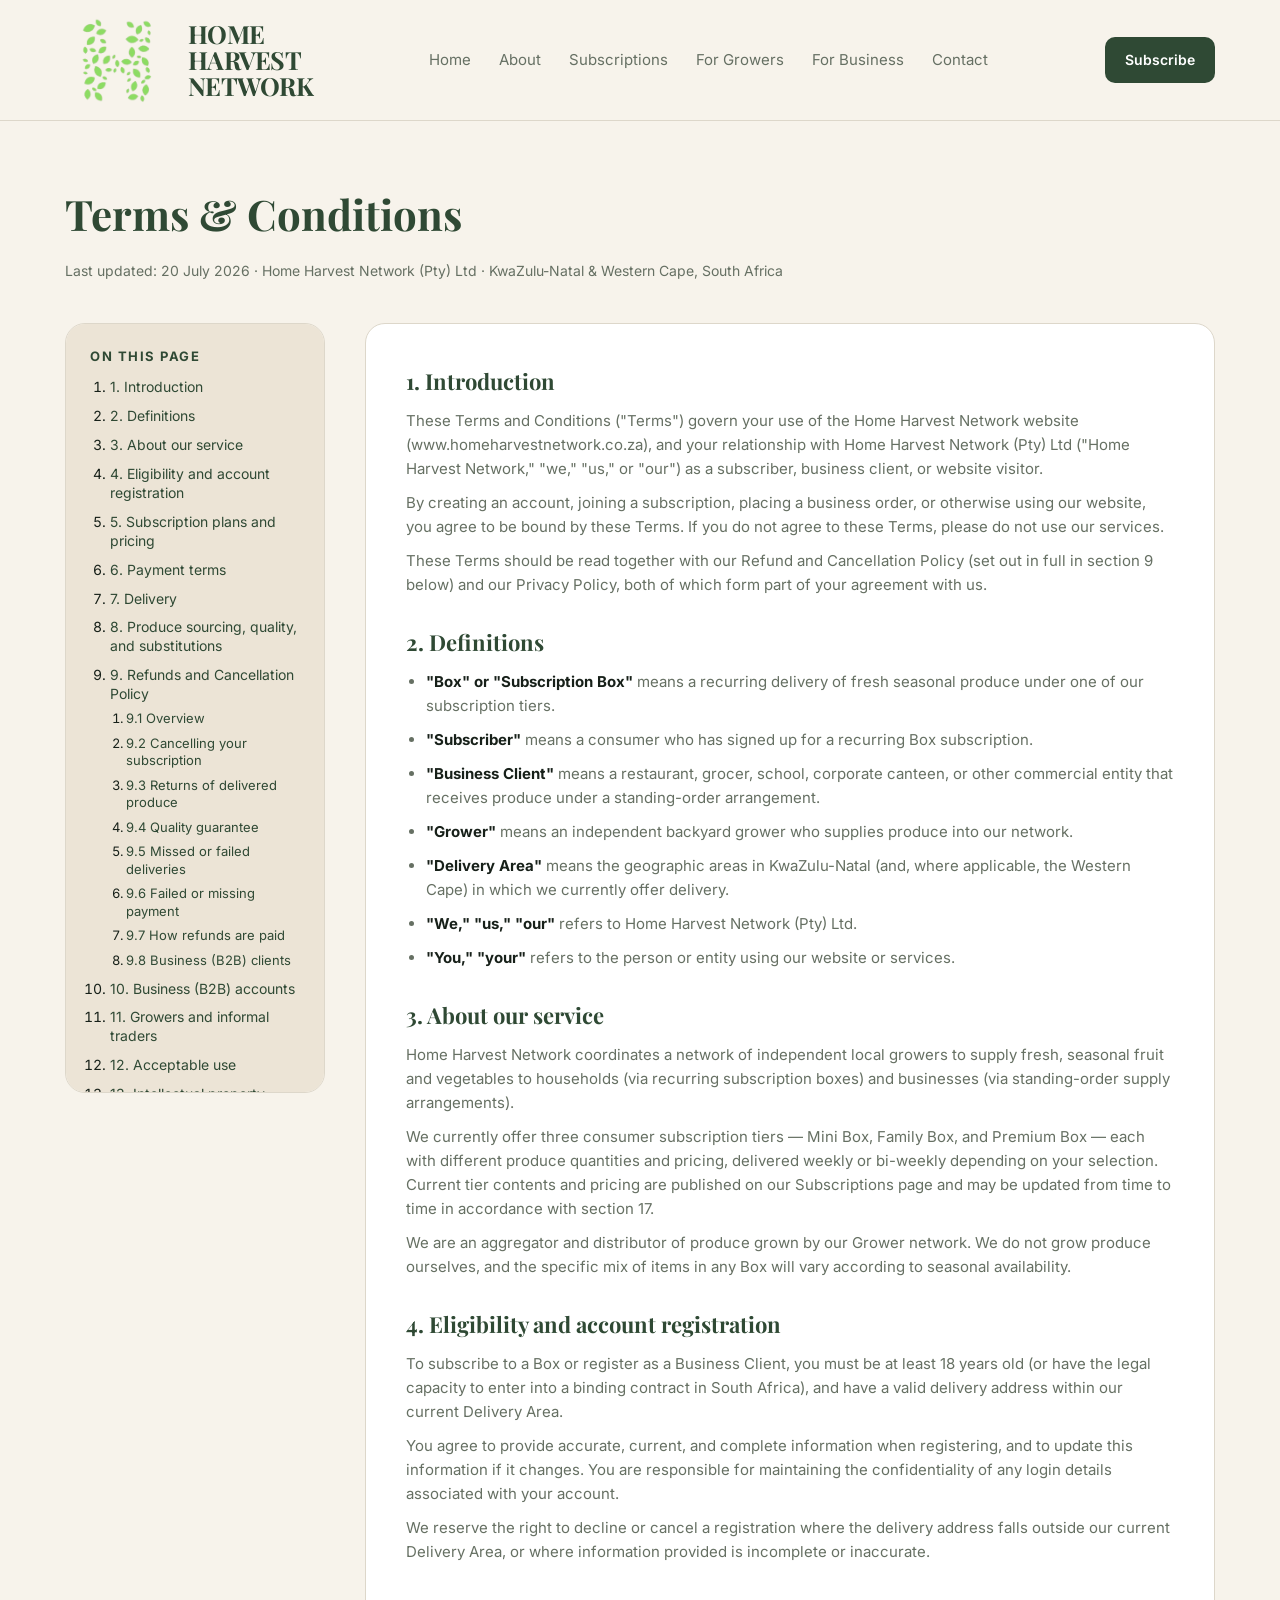
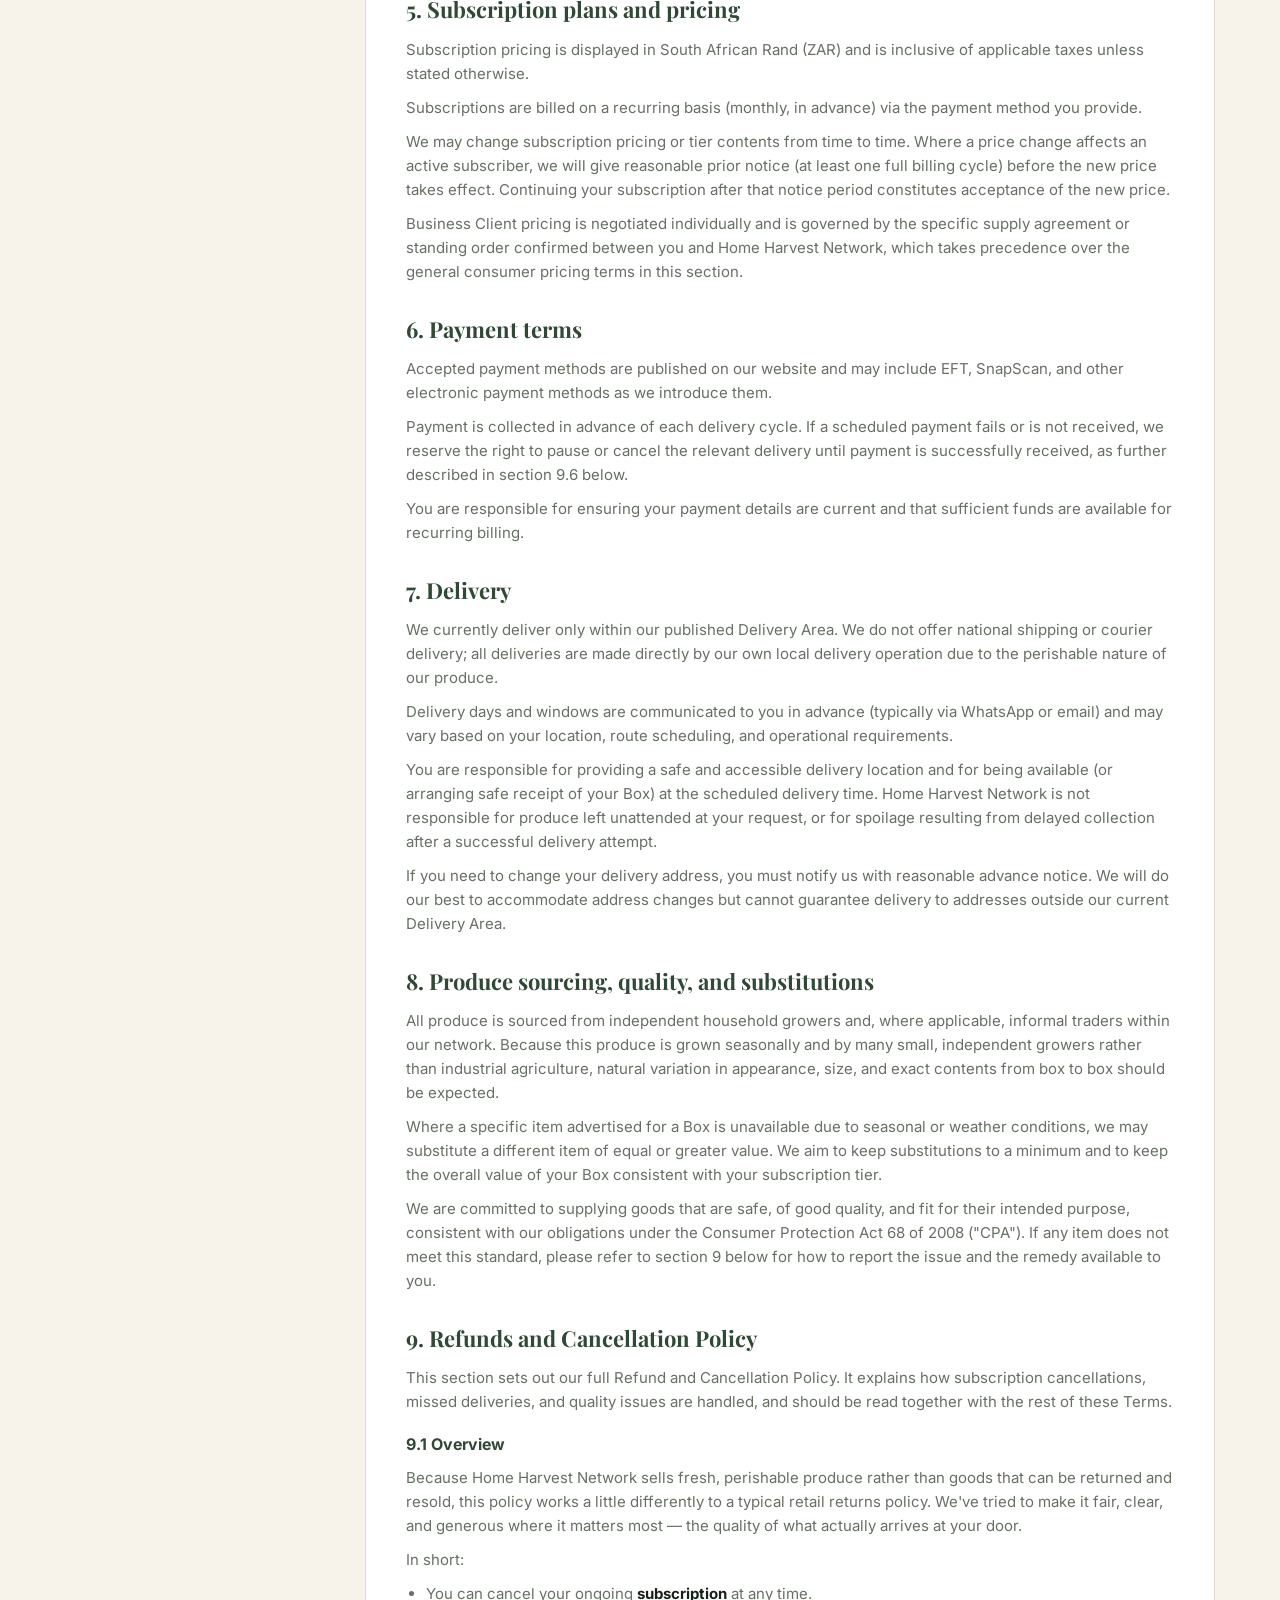
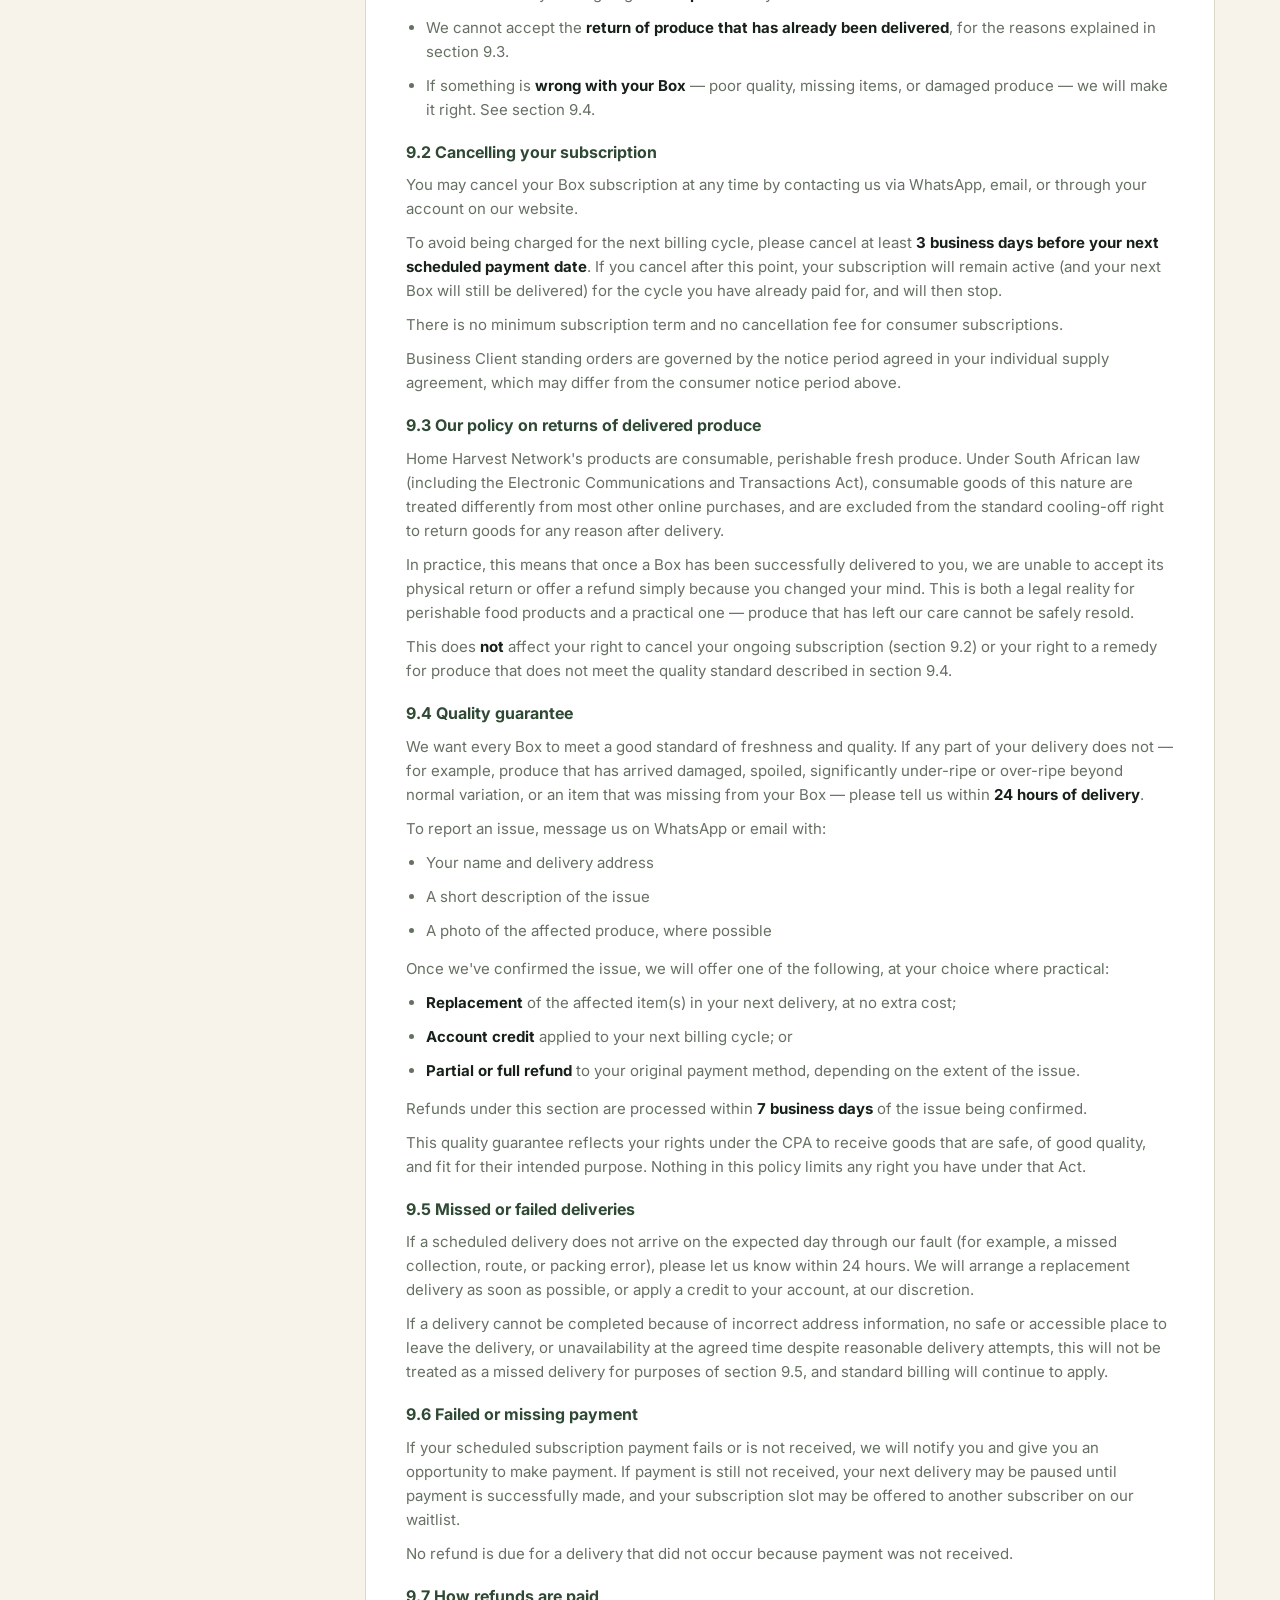
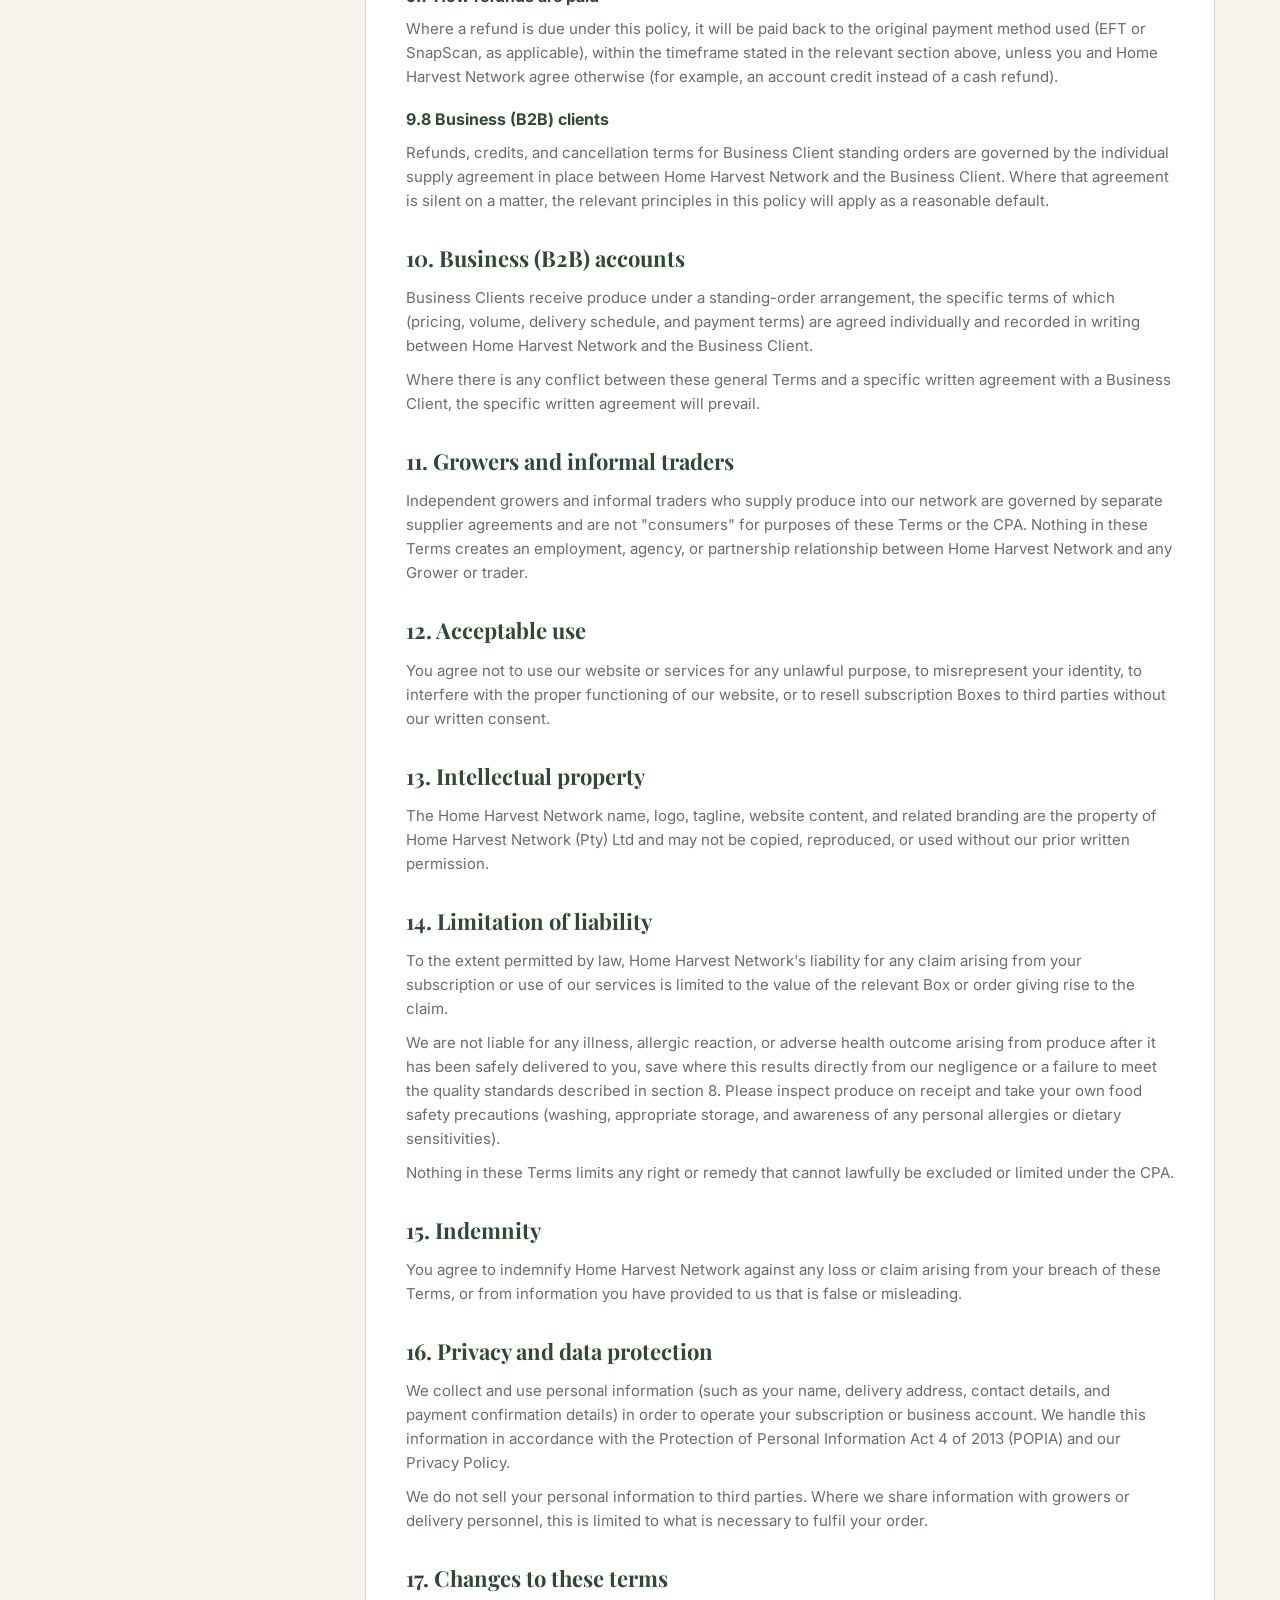
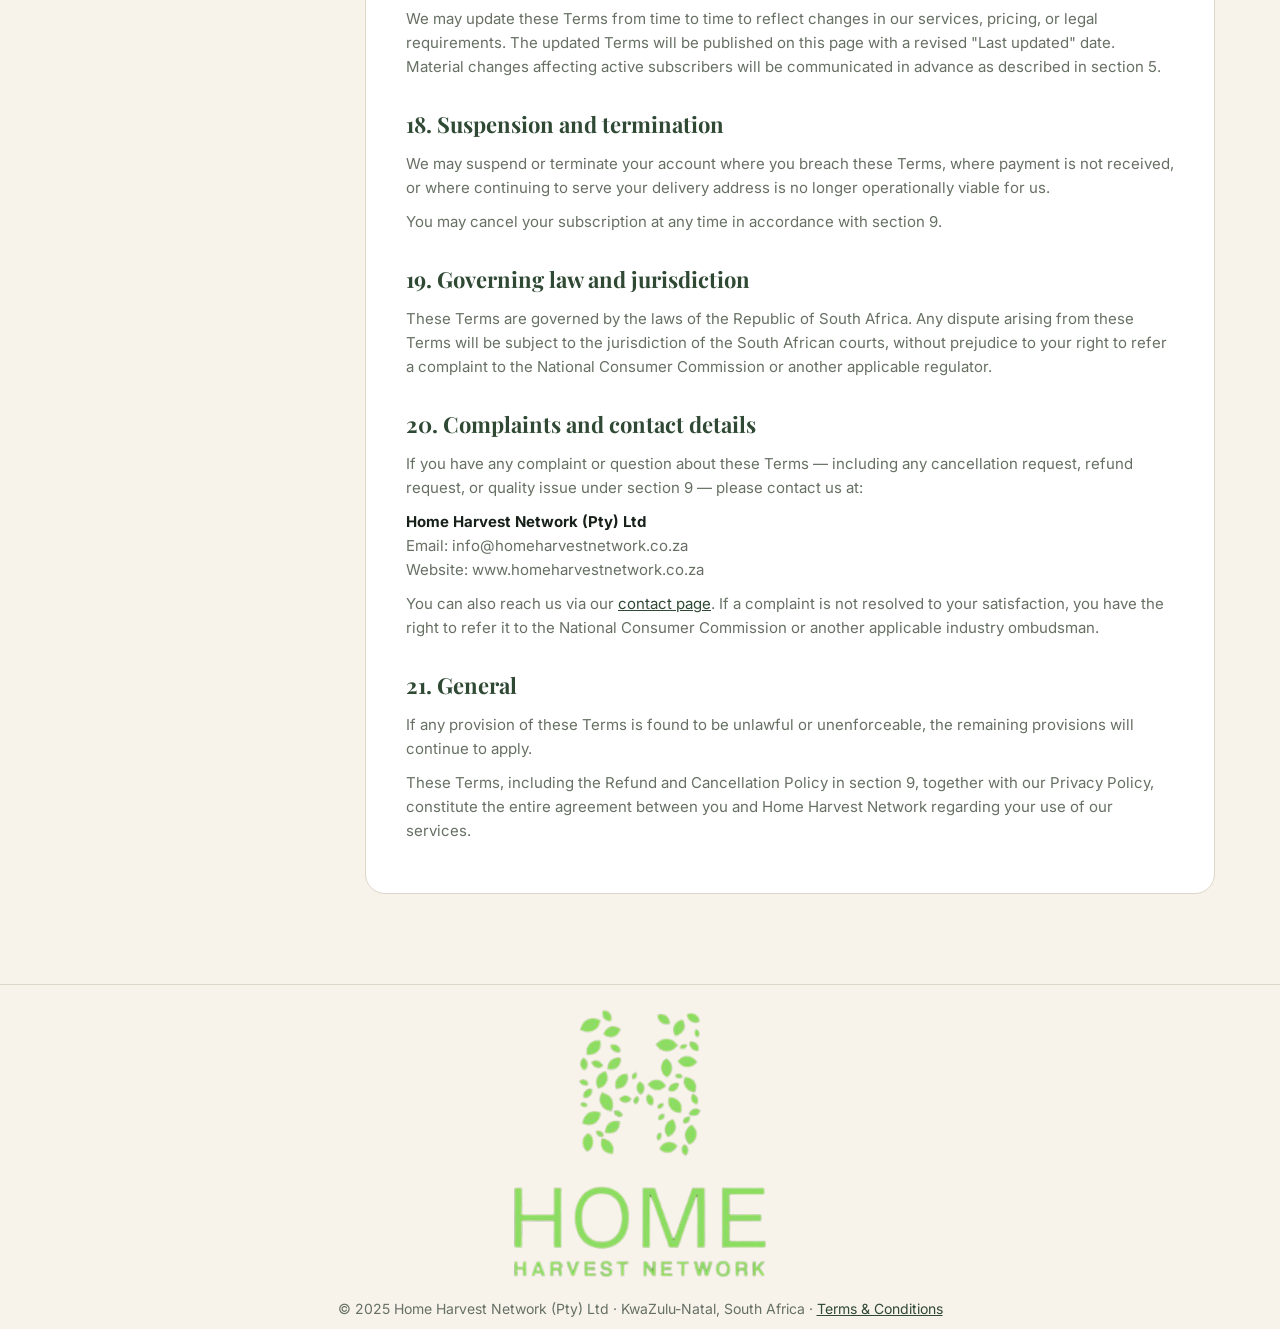
<file: terms.html>
<!DOCTYPE html>
<html lang="en">
<head>
<!-- Google Tag Manager --><script>(function(w,d,s,l,i){w[l]=w[l]||[];w[l].push({"gtm.start":new Date().getTime(),event:"gtm.js"});var f=d.getElementsByTagName(s)[0],j=d.createElement(s),dl=l!="dataLayer"?"&l="+l:"";j.async=true;j.src="https://www.googletagmanager.com/gtm.js?id="+i+dl;f.parentNode.insertBefore(j,f);})(window,document,"script","dataLayer","GTM-5M2VQ3QX");</script><!-- End Google Tag Manager -->
  <meta charset="UTF-8" />
  <meta name="viewport" content="width=device-width, initial-scale=1.0">
  <title>Terms &amp; Conditions | Home Harvest Network</title>

  <!--
    DRAFT NOTICE (internal use only — remove once legal review is complete):
    This page is based on HHN_Terms_and_Conditions.md and
    HHN_Refund_and_Cancellation_Policy.md, prepared as internal drafts for
    Home Harvest Network. It should be reviewed by a qualified South African
    attorney before being treated as final, to ensure full compliance with
    the Consumer Protection Act, the Electronic Communications and
    Transactions Act, POPIA, and any other applicable law.
  -->

  <link rel="icon" type="image/png" href="photo%20rip/logo-banner.png">
  <link rel="preconnect" href="https://fonts.googleapis.com">
  <link href="https://fonts.googleapis.com/css2?family=Playfair+Display:wght@600;700&family=Inter:wght@300;400;500;600;700&display=swap" rel="stylesheet">

  <style>

    * {
      margin: 0;
      padding: 0;
      box-sizing: border-box;
    }

    :root {
      --green: #5d8c51;
      --green-dark: #2f4934;
      --cream: #f7f3eb;
      --sand: #ece4d6;
      --text: #172019;
      --muted: #667063;
      --white: #ffffff;
      --border: #ddd7ca;
    }

    body {
      font-family: 'Inter', sans-serif;
      background: var(--cream);
      color: var(--text);
      line-height: 1.6;
    }

    img {
      width: 100%;
      display: block;
      border-radius: 16px;
    }

    a {
      text-decoration: none;
      color: inherit;
    }

    .container {
      width: min(1150px, 90%);
      margin: auto;
    }

    /* NAV */

    nav {
      background: rgba(247, 243, 235, .95);
      backdrop-filter: blur(12px);
      border-bottom: 1px solid var(--border);
      position: sticky;
      top: 0;
      z-index: 100;
    }

    .nav-wrap {
      min-height: 60px;
      display: flex;
      align-items: center;
      justify-content: space-between;
      gap: 30px;
      padding: 10px 0;
    }

    .brand-nav {
      display: flex;
      align-items: center;
      gap: 18px;
      flex-wrap: nowrap;
      max-width: 420px;
    }

    .brand-text {
      display: flex;
      align-items: center;
    }

    .logo img {
      height: 100px;
      width: auto;
      display: block;
    }

    .brand-title {
      font-family: 'Playfair Display', serif;
      font-size: clamp(15px, 2.6vw, 25px);
      line-height: 1.05;
      letter-spacing: -.03em;
      text-transform: uppercase;
      margin: 0;
      color: var(--green-dark);
    }

    .brand-title span {
      display: block;
    }

    .nav-links {
      display: flex;
      gap: 28px;
      color: var(--muted);
      font-size: 15px;
      align-items: center;
    }

    .nav-links a:hover {
      color: var(--green-dark);
    }

    .nav-btn {
      background: var(--green-dark);
      color: white;
      padding: 12px 20px;
      border-radius: 10px;
      font-size: 14px;
      font-weight: 600;
      white-space: nowrap;
    }

    /* CONTENT */

    .legal-section {
      padding: 60px 0 90px;
    }

    .legal-header {
      max-width: 760px;
      margin-bottom: 40px;
    }

    h1.page-title {
      font-family: 'Playfair Display', serif;
      font-size: 42px;
      color: var(--green-dark);
      margin-bottom: 12px;
    }

    .updated {
      color: var(--muted);
      font-size: 14px;
    }

    .legal-body {
      background: white;
      border: 1px solid var(--border);
      border-radius: 20px;
      padding: 40px;
      min-width: 0; /* lets the grid column shrink instead of overflowing */
    }

    .legal-body h2 {
      font-family: 'Playfair Display', serif;
      font-size: 22px;
      color: var(--green-dark);
      margin: 28px 0 10px;
      scroll-margin-top: 100px; /* clears the site's own sticky top nav (~80px) when jumped to via the TOC */
    }

    .legal-body h2:first-child {
      margin-top: 0;
    }

    .legal-body h3 {
      font-family: 'Inter', sans-serif;
      font-size: 16px;
      font-weight: 700;
      color: var(--green-dark);
      margin: 18px 0 8px;
      scroll-margin-top: 100px;
    }

    .legal-body p,
    .legal-body li {
      color: var(--muted);
      font-size: 15px;
      margin-bottom: 10px;
    }

    .legal-body ul {
      padding-left: 20px;
      margin-bottom: 14px;
    }

    .legal-body strong {
      color: var(--text);
    }

    /* SIDEBAR LAYOUT */

    .legal-layout {
      display: grid;
      grid-template-columns: 260px minmax(0, 1fr);
      gap: 40px;
      align-items: start;
    }

    /* TABLE OF CONTENTS (sidebar) */

    .legal-toc {
      position: sticky;
      top: 100px; /* sits just below the sticky site nav */
      background: var(--sand);
      border: 1px solid var(--border);
      border-radius: 20px;
      padding: 22px 24px;
      max-height: calc(100vh - 130px);
      overflow-y: auto;
    }

    .legal-toc h2 {
      font-family: 'Inter', sans-serif;
      text-transform: uppercase;
      letter-spacing: 1.5px;
      font-size: 13px;
      font-weight: 700;
      color: var(--green-dark);
      margin: 0 0 12px;
    }

    .legal-toc ol {
      padding-left: 20px;
      margin: 0;
    }

    .legal-toc li {
      font-size: 14px;
      margin-bottom: 10px;
      line-height: 1.35;
    }

    .legal-toc ol ol {
      margin-top: 6px;
      padding-left: 16px;
    }

    .legal-toc ol ol li {
      font-size: 13px;
      margin-bottom: 7px;
    }

    .legal-toc a {
      color: var(--green-dark);
      border-bottom: 1px solid transparent;
    }

    .legal-toc a:hover {
      border-bottom-color: var(--green);
    }

    @media (max-width: 900px) {
      .legal-layout {
        display: block;
      }

      .legal-toc {
        position: static;
        max-height: none;
        margin-bottom: 24px;
      }

      .legal-toc ol {
        columns: 2;
        column-gap: 32px;
      }

      .legal-toc li {
        break-inside: avoid;
      }
    }

    @media (max-width: 640px) {
      .legal-toc ol {
        columns: 1;
      }
    }

    /* FOOTER */

    footer {
      padding: 8px 0;
      border-top: 1px solid var(--border);
      background: var(--cream);
    }

    .footer-wrap {
      display: flex;
      flex-direction: column;
      align-items: center;
      justify-content: center;
      gap: 5px;
      text-align: center;
    }

    .footer-logo img {
      height: 300px;
      width: auto;
      display: block;
      border-radius: 0;
    }

    .footer-right {
      color: var(--muted);
      font-size: 14px;
    }

    .footer-right a {
      color: var(--green-dark);
      text-decoration: underline;
    }

    /* MOBILE */

    @media (max-width: 900px) {

      h1.page-title {
        font-size: 32px;
      }

      .nav-links {
        display: none;
      }

      .legal-body {
        padding: 26px;
      }

    }

  </style>
  <link rel="stylesheet" href="css/mobile-nav.css">
</head>
<body>
<!-- Google Tag Manager (noscript) --><noscript><iframe src="https://www.googletagmanager.com/ns.html?id=GTM-5M2VQ3QX" height="0" width="0" style="display:none;visibility:hidden"></iframe></noscript><!-- End Google Tag Manager (noscript) -->

  <!-- NAV -->

  <nav>
    <div class="container nav-wrap">
      <a href="index.html" class="brand-nav">
        <div class="logo">
          <img src="photo%20rip/logo-banner.png" alt="Home Harvest Network Logo">
        </div>
        <div class="brand-text">
          <h1 class="brand-title">
            <span>Home</span>
            <span>Harvest</span>
            <span>Network</span>
          </h1>
        </div>
      </a>

      <div class="nav-links">
        <a href="index.html">Home</a>
        <a href="about.html">About</a>
        <a href="subscriptions.html">Subscriptions</a>
        <a href="for-growers.html">For Growers</a>
        <a href="for-business.html">For Business</a>
        <a href="contact.html">Contact</a>
      </div>

      <a href="subscriptions.html#subscribe" class="nav-btn">
        Subscribe
      </a>
    </div>
  </nav>

  <!-- CONTENT -->

  <section class="legal-section">
    <div class="container">

      <div class="legal-header">
        <h1 class="page-title">Terms &amp; Conditions</h1>
        <p class="updated">Last updated: 20 July 2026 · Home Harvest Network (Pty) Ltd · KwaZulu-Natal &amp; Western Cape, South Africa</p>
      </div>

      <div class="legal-layout">

        <nav class="legal-toc" aria-label="Table of contents">
          <h2>On this page</h2>
          <ol>
            <li><a href="#introduction">1. Introduction</a></li>
            <li><a href="#definitions">2. Definitions</a></li>
            <li><a href="#about-service">3. About our service</a></li>
            <li><a href="#eligibility">4. Eligibility and account registration</a></li>
            <li><a href="#pricing">5. Subscription plans and pricing</a></li>
            <li><a href="#payment">6. Payment terms</a></li>
            <li><a href="#delivery">7. Delivery</a></li>
            <li><a href="#sourcing">8. Produce sourcing, quality, and substitutions</a></li>
            <li>
              <a href="#refunds-cancellations">9. Refunds and Cancellation Policy</a>
              <ol>
                <li><a href="#refund-overview">9.1 Overview</a></li>
                <li><a href="#refund-cancelling">9.2 Cancelling your subscription</a></li>
                <li><a href="#refund-returns">9.3 Returns of delivered produce</a></li>
                <li><a href="#refund-quality">9.4 Quality guarantee</a></li>
                <li><a href="#refund-missed">9.5 Missed or failed deliveries</a></li>
                <li><a href="#refund-payment-fail">9.6 Failed or missing payment</a></li>
                <li><a href="#refund-how-paid">9.7 How refunds are paid</a></li>
                <li><a href="#refund-business">9.8 Business (B2B) clients</a></li>
              </ol>
            </li>
            <li><a href="#business">10. Business (B2B) accounts</a></li>
            <li><a href="#growers">11. Growers and informal traders</a></li>
            <li><a href="#acceptable-use">12. Acceptable use</a></li>
            <li><a href="#ip">13. Intellectual property</a></li>
            <li><a href="#liability">14. Limitation of liability</a></li>
            <li><a href="#indemnity">15. Indemnity</a></li>
            <li><a href="#privacy">16. Privacy and data protection</a></li>
            <li><a href="#changes">17. Changes to these terms</a></li>
            <li><a href="#suspension">18. Suspension and termination</a></li>
            <li><a href="#governing-law">19. Governing law and jurisdiction</a></li>
            <li><a href="#contact">20. Complaints and contact details</a></li>
            <li><a href="#general">21. General</a></li>
          </ol>
        </nav>

        <div class="legal-body">

        <h2 id="introduction">1. Introduction</h2>
        <p>These Terms and Conditions ("Terms") govern your use of the Home Harvest Network website (www.homeharvestnetwork.co.za), and your relationship with Home Harvest Network (Pty) Ltd ("Home Harvest Network," "we," "us," or "our") as a subscriber, business client, or website visitor.</p>
        <p>By creating an account, joining a subscription, placing a business order, or otherwise using our website, you agree to be bound by these Terms. If you do not agree to these Terms, please do not use our services.</p>
        <p>These Terms should be read together with our Refund and Cancellation Policy (set out in full in section 9 below) and our Privacy Policy, both of which form part of your agreement with us.</p>

        <h2 id="definitions">2. Definitions</h2>
        <ul>
          <li><strong>"Box" or "Subscription Box"</strong> means a recurring delivery of fresh seasonal produce under one of our subscription tiers.</li>
          <li><strong>"Subscriber"</strong> means a consumer who has signed up for a recurring Box subscription.</li>
          <li><strong>"Business Client"</strong> means a restaurant, grocer, school, corporate canteen, or other commercial entity that receives produce under a standing-order arrangement.</li>
          <li><strong>"Grower"</strong> means an independent backyard grower who supplies produce into our network.</li>
          <li><strong>"Delivery Area"</strong> means the geographic areas in KwaZulu-Natal (and, where applicable, the Western Cape) in which we currently offer delivery.</li>
          <li><strong>"We," "us," "our"</strong> refers to Home Harvest Network (Pty) Ltd.</li>
          <li><strong>"You," "your"</strong> refers to the person or entity using our website or services.</li>
        </ul>

        <h2 id="about-service">3. About our service</h2>
        <p>Home Harvest Network coordinates a network of independent local growers to supply fresh, seasonal fruit and vegetables to households (via recurring subscription boxes) and businesses (via standing-order supply arrangements).</p>
        <p>We currently offer three consumer subscription tiers — Mini Box, Family Box, and Premium Box — each with different produce quantities and pricing, delivered weekly or bi-weekly depending on your selection. Current tier contents and pricing are published on our Subscriptions page and may be updated from time to time in accordance with section 17.</p>
        <p>We are an aggregator and distributor of produce grown by our Grower network. We do not grow produce ourselves, and the specific mix of items in any Box will vary according to seasonal availability.</p>

        <h2 id="eligibility">4. Eligibility and account registration</h2>
        <p>To subscribe to a Box or register as a Business Client, you must be at least 18 years old (or have the legal capacity to enter into a binding contract in South Africa), and have a valid delivery address within our current Delivery Area.</p>
        <p>You agree to provide accurate, current, and complete information when registering, and to update this information if it changes. You are responsible for maintaining the confidentiality of any login details associated with your account.</p>
        <p>We reserve the right to decline or cancel a registration where the delivery address falls outside our current Delivery Area, or where information provided is incomplete or inaccurate.</p>

        <h2 id="pricing">5. Subscription plans and pricing</h2>
        <p>Subscription pricing is displayed in South African Rand (ZAR) and is inclusive of applicable taxes unless stated otherwise.</p>
        <p>Subscriptions are billed on a recurring basis (monthly, in advance) via the payment method you provide.</p>
        <p>We may change subscription pricing or tier contents from time to time. Where a price change affects an active subscriber, we will give reasonable prior notice (at least one full billing cycle) before the new price takes effect. Continuing your subscription after that notice period constitutes acceptance of the new price.</p>
        <p>Business Client pricing is negotiated individually and is governed by the specific supply agreement or standing order confirmed between you and Home Harvest Network, which takes precedence over the general consumer pricing terms in this section.</p>

        <h2 id="payment">6. Payment terms</h2>
        <p>Accepted payment methods are published on our website and may include EFT, SnapScan, and other electronic payment methods as we introduce them.</p>
        <p>Payment is collected in advance of each delivery cycle. If a scheduled payment fails or is not received, we reserve the right to pause or cancel the relevant delivery until payment is successfully received, as further described in section 9.6 below.</p>
        <p>You are responsible for ensuring your payment details are current and that sufficient funds are available for recurring billing.</p>

        <h2 id="delivery">7. Delivery</h2>
        <p>We currently deliver only within our published Delivery Area. We do not offer national shipping or courier delivery; all deliveries are made directly by our own local delivery operation due to the perishable nature of our produce.</p>
        <p>Delivery days and windows are communicated to you in advance (typically via WhatsApp or email) and may vary based on your location, route scheduling, and operational requirements.</p>
        <p>You are responsible for providing a safe and accessible delivery location and for being available (or arranging safe receipt of your Box) at the scheduled delivery time. Home Harvest Network is not responsible for produce left unattended at your request, or for spoilage resulting from delayed collection after a successful delivery attempt.</p>
        <p>If you need to change your delivery address, you must notify us with reasonable advance notice. We will do our best to accommodate address changes but cannot guarantee delivery to addresses outside our current Delivery Area.</p>

        <h2 id="sourcing">8. Produce sourcing, quality, and substitutions</h2>
        <p>All produce is sourced from independent household growers and, where applicable, informal traders within our network. Because this produce is grown seasonally and by many small, independent growers rather than industrial agriculture, natural variation in appearance, size, and exact contents from box to box should be expected.</p>
        <p>Where a specific item advertised for a Box is unavailable due to seasonal or weather conditions, we may substitute a different item of equal or greater value. We aim to keep substitutions to a minimum and to keep the overall value of your Box consistent with your subscription tier.</p>
        <p>We are committed to supplying goods that are safe, of good quality, and fit for their intended purpose, consistent with our obligations under the Consumer Protection Act 68 of 2008 ("CPA"). If any item does not meet this standard, please refer to section 9 below for how to report the issue and the remedy available to you.</p>

        <h2 id="refunds-cancellations">9. Refunds and Cancellation Policy</h2>
        <p>This section sets out our full Refund and Cancellation Policy. It explains how subscription cancellations, missed deliveries, and quality issues are handled, and should be read together with the rest of these Terms.</p>

        <h3 id="refund-overview">9.1 Overview</h3>
        <p>Because Home Harvest Network sells fresh, perishable produce rather than goods that can be returned and resold, this policy works a little differently to a typical retail returns policy. We've tried to make it fair, clear, and generous where it matters most — the quality of what actually arrives at your door.</p>
        <p>In short:</p>
        <ul>
          <li>You can cancel your ongoing <strong>subscription</strong> at any time.</li>
          <li>We cannot accept the <strong>return of produce that has already been delivered</strong>, for the reasons explained in section 9.3.</li>
          <li>If something is <strong>wrong with your Box</strong> — poor quality, missing items, or damaged produce — we will make it right. See section 9.4.</li>
        </ul>

        <h3 id="refund-cancelling">9.2 Cancelling your subscription</h3>
        <p>You may cancel your Box subscription at any time by contacting us via WhatsApp, email, or through your account on our website.</p>
        <p>To avoid being charged for the next billing cycle, please cancel at least <strong>3 business days before your next scheduled payment date</strong>. If you cancel after this point, your subscription will remain active (and your next Box will still be delivered) for the cycle you have already paid for, and will then stop.</p>
        <p>There is no minimum subscription term and no cancellation fee for consumer subscriptions.</p>
        <p>Business Client standing orders are governed by the notice period agreed in your individual supply agreement, which may differ from the consumer notice period above.</p>

        <h3 id="refund-returns">9.3 Our policy on returns of delivered produce</h3>
        <p>Home Harvest Network's products are consumable, perishable fresh produce. Under South African law (including the Electronic Communications and Transactions Act), consumable goods of this nature are treated differently from most other online purchases, and are excluded from the standard cooling-off right to return goods for any reason after delivery.</p>
        <p>In practice, this means that once a Box has been successfully delivered to you, we are unable to accept its physical return or offer a refund simply because you changed your mind. This is both a legal reality for perishable food products and a practical one — produce that has left our care cannot be safely resold.</p>
        <p>This does <strong>not</strong> affect your right to cancel your ongoing subscription (section 9.2) or your right to a remedy for produce that does not meet the quality standard described in section 9.4.</p>

        <h3 id="refund-quality">9.4 Quality guarantee</h3>
        <p>We want every Box to meet a good standard of freshness and quality. If any part of your delivery does not — for example, produce that has arrived damaged, spoiled, significantly under-ripe or over-ripe beyond normal variation, or an item that was missing from your Box — please tell us within <strong>24 hours of delivery</strong>.</p>
        <p>To report an issue, message us on WhatsApp or email with:</p>
        <ul>
          <li>Your name and delivery address</li>
          <li>A short description of the issue</li>
          <li>A photo of the affected produce, where possible</li>
        </ul>
        <p>Once we've confirmed the issue, we will offer one of the following, at your choice where practical:</p>
        <ul>
          <li><strong>Replacement</strong> of the affected item(s) in your next delivery, at no extra cost;</li>
          <li><strong>Account credit</strong> applied to your next billing cycle; or</li>
          <li><strong>Partial or full refund</strong> to your original payment method, depending on the extent of the issue.</li>
        </ul>
        <p>Refunds under this section are processed within <strong>7 business days</strong> of the issue being confirmed.</p>
        <p>This quality guarantee reflects your rights under the CPA to receive goods that are safe, of good quality, and fit for their intended purpose. Nothing in this policy limits any right you have under that Act.</p>

        <h3 id="refund-missed">9.5 Missed or failed deliveries</h3>
        <p>If a scheduled delivery does not arrive on the expected day through our fault (for example, a missed collection, route, or packing error), please let us know within 24 hours. We will arrange a replacement delivery as soon as possible, or apply a credit to your account, at our discretion.</p>
        <p>If a delivery cannot be completed because of incorrect address information, no safe or accessible place to leave the delivery, or unavailability at the agreed time despite reasonable delivery attempts, this will not be treated as a missed delivery for purposes of section 9.5, and standard billing will continue to apply.</p>

        <h3 id="refund-payment-fail">9.6 Failed or missing payment</h3>
        <p>If your scheduled subscription payment fails or is not received, we will notify you and give you an opportunity to make payment. If payment is still not received, your next delivery may be paused until payment is successfully made, and your subscription slot may be offered to another subscriber on our waitlist.</p>
        <p>No refund is due for a delivery that did not occur because payment was not received.</p>

        <h3 id="refund-how-paid">9.7 How refunds are paid</h3>
        <p>Where a refund is due under this policy, it will be paid back to the original payment method used (EFT or SnapScan, as applicable), within the timeframe stated in the relevant section above, unless you and Home Harvest Network agree otherwise (for example, an account credit instead of a cash refund).</p>

        <h3 id="refund-business">9.8 Business (B2B) clients</h3>
        <p>Refunds, credits, and cancellation terms for Business Client standing orders are governed by the individual supply agreement in place between Home Harvest Network and the Business Client. Where that agreement is silent on a matter, the relevant principles in this policy will apply as a reasonable default.</p>

        <h2 id="business">10. Business (B2B) accounts</h2>
        <p>Business Clients receive produce under a standing-order arrangement, the specific terms of which (pricing, volume, delivery schedule, and payment terms) are agreed individually and recorded in writing between Home Harvest Network and the Business Client.</p>
        <p>Where there is any conflict between these general Terms and a specific written agreement with a Business Client, the specific written agreement will prevail.</p>

        <h2 id="growers">11. Growers and informal traders</h2>
        <p>Independent growers and informal traders who supply produce into our network are governed by separate supplier agreements and are not "consumers" for purposes of these Terms or the CPA. Nothing in these Terms creates an employment, agency, or partnership relationship between Home Harvest Network and any Grower or trader.</p>

        <h2 id="acceptable-use">12. Acceptable use</h2>
        <p>You agree not to use our website or services for any unlawful purpose, to misrepresent your identity, to interfere with the proper functioning of our website, or to resell subscription Boxes to third parties without our written consent.</p>

        <h2 id="ip">13. Intellectual property</h2>
        <p>The Home Harvest Network name, logo, tagline, website content, and related branding are the property of Home Harvest Network (Pty) Ltd and may not be copied, reproduced, or used without our prior written permission.</p>

        <h2 id="liability">14. Limitation of liability</h2>
        <p>To the extent permitted by law, Home Harvest Network's liability for any claim arising from your subscription or use of our services is limited to the value of the relevant Box or order giving rise to the claim.</p>
        <p>We are not liable for any illness, allergic reaction, or adverse health outcome arising from produce after it has been safely delivered to you, save where this results directly from our negligence or a failure to meet the quality standards described in section 8. Please inspect produce on receipt and take your own food safety precautions (washing, appropriate storage, and awareness of any personal allergies or dietary sensitivities).</p>
        <p>Nothing in these Terms limits any right or remedy that cannot lawfully be excluded or limited under the CPA.</p>

        <h2 id="indemnity">15. Indemnity</h2>
        <p>You agree to indemnify Home Harvest Network against any loss or claim arising from your breach of these Terms, or from information you have provided to us that is false or misleading.</p>

        <h2 id="privacy">16. Privacy and data protection</h2>
        <p>We collect and use personal information (such as your name, delivery address, contact details, and payment confirmation details) in order to operate your subscription or business account. We handle this information in accordance with the Protection of Personal Information Act 4 of 2013 (POPIA) and our Privacy Policy.</p>
        <p>We do not sell your personal information to third parties. Where we share information with growers or delivery personnel, this is limited to what is necessary to fulfil your order.</p>

        <h2 id="changes">17. Changes to these terms</h2>
        <p>We may update these Terms from time to time to reflect changes in our services, pricing, or legal requirements. The updated Terms will be published on this page with a revised "Last updated" date. Material changes affecting active subscribers will be communicated in advance as described in section 5.</p>

        <h2 id="suspension">18. Suspension and termination</h2>
        <p>We may suspend or terminate your account where you breach these Terms, where payment is not received, or where continuing to serve your delivery address is no longer operationally viable for us.</p>
        <p>You may cancel your subscription at any time in accordance with section 9.</p>

        <h2 id="governing-law">19. Governing law and jurisdiction</h2>
        <p>These Terms are governed by the laws of the Republic of South Africa. Any dispute arising from these Terms will be subject to the jurisdiction of the South African courts, without prejudice to your right to refer a complaint to the National Consumer Commission or another applicable regulator.</p>

        <h2 id="contact">20. Complaints and contact details</h2>
        <p>If you have any complaint or question about these Terms — including any cancellation request, refund request, or quality issue under section 9 — please contact us at:</p>
        <p><strong>Home Harvest Network (Pty) Ltd</strong><br>
        Email: info@homeharvestnetwork.co.za<br>
        Website: www.homeharvestnetwork.co.za</p>
        <p>You can also reach us via our <a href="contact.html" style="text-decoration:underline;color:var(--green-dark);">contact page</a>. If a complaint is not resolved to your satisfaction, you have the right to refer it to the National Consumer Commission or another applicable industry ombudsman.</p>

        <h2 id="general">21. General</h2>
        <p>If any provision of these Terms is found to be unlawful or unenforceable, the remaining provisions will continue to apply.</p>
        <p>These Terms, including the Refund and Cancellation Policy in section 9, together with our Privacy Policy, constitute the entire agreement between you and Home Harvest Network regarding your use of our services.</p>

      </div>

      </div>

    </div>
  </section>

  <!-- FOOTER -->

  <footer>
    <div class="container footer-wrap">
      <div class="footer-logo">
        <img src="photo%20rip/logo-bottom.png" alt="Home Harvest Network Logo">
      </div>

      <div class="footer-right">
        © 2025 Home Harvest Network (Pty) Ltd · KwaZulu-Natal, South Africa · <a href="terms.html">Terms &amp; Conditions</a>
      </div>
    </div>
  </footer>

  <script src="js/mobile-nav.js"></script>
</body>
</html>
</file>
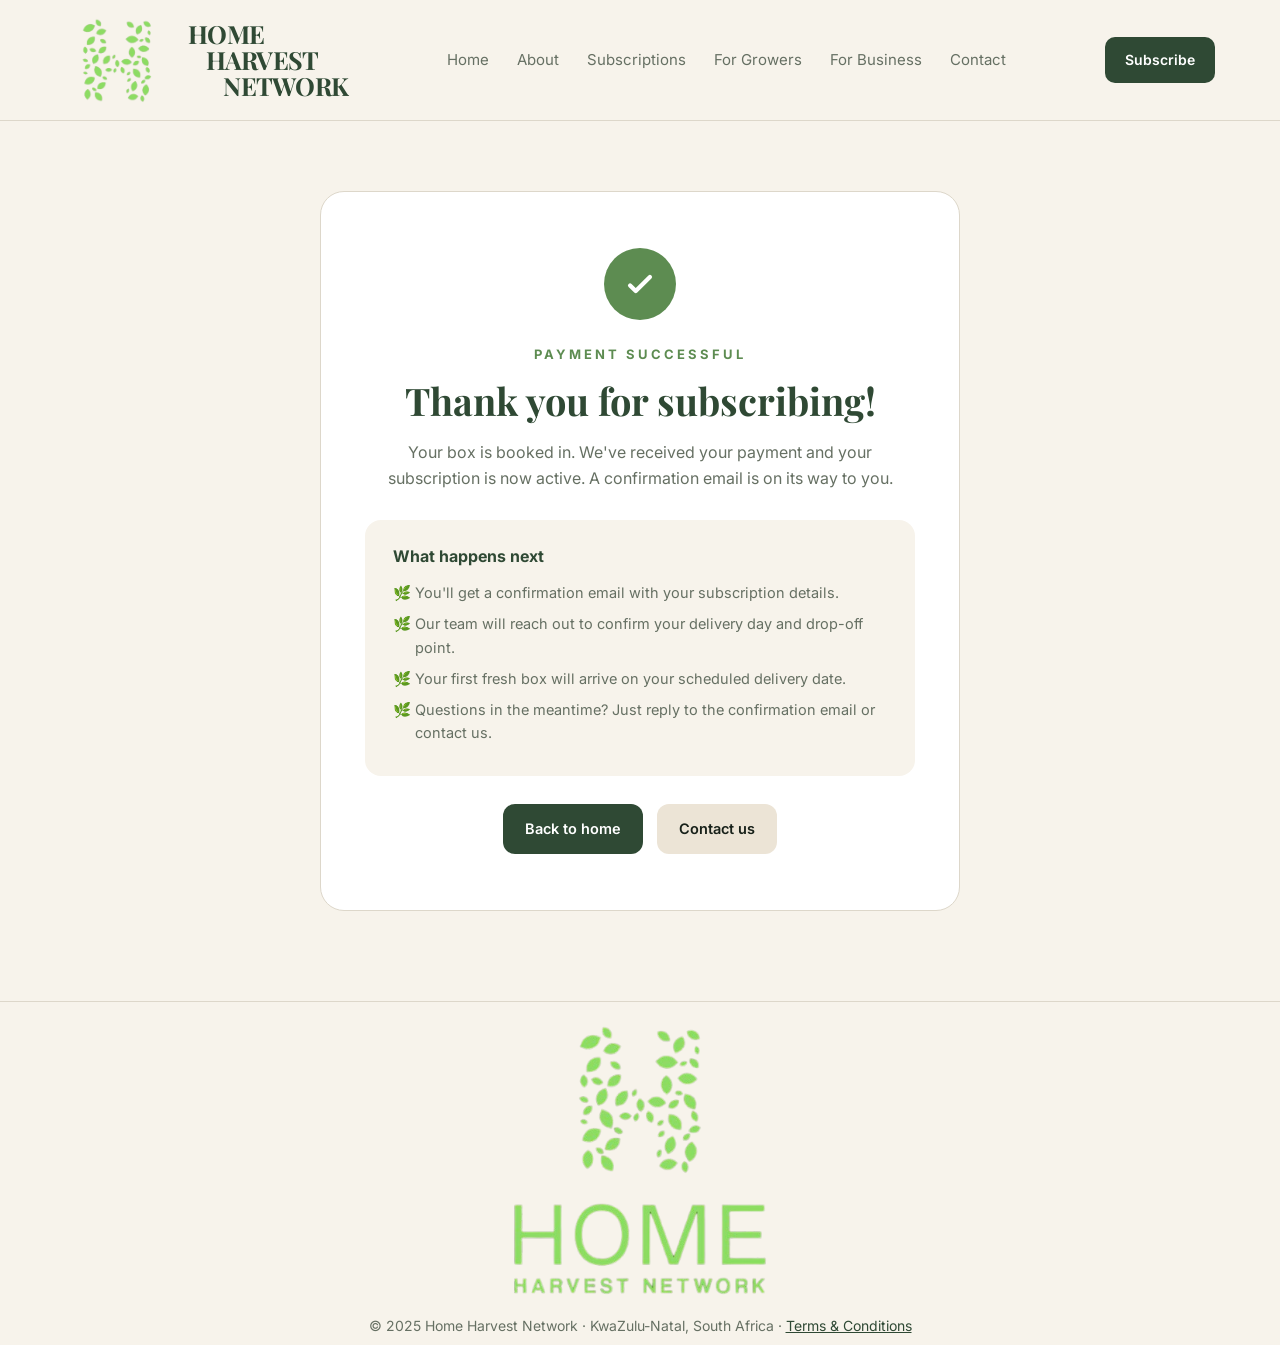
<file: thank-you.html>
<!DOCTYPE html>
<html lang="en">
<head>
<!-- Google Tag Manager --><script>(function(w,d,s,l,i){w[l]=w[l]||[];w[l].push({"gtm.start":new Date().getTime(),event:"gtm.js"});var f=d.getElementsByTagName(s)[0],j=d.createElement(s),dl=l!="dataLayer"?"&l="+l:"";j.async=true;j.src="https://www.googletagmanager.com/gtm.js?id="+i+dl;f.parentNode.insertBefore(j,f);})(window,document,"script","dataLayer","GTM-5M2VQ3QX");</script><!-- End Google Tag Manager -->
  <meta charset="UTF-8" />
  <meta name="viewport" content="width=device-width, initial-scale=1.0">
  <title>Thank You | Home Harvest Network</title>

  <link rel="icon" type="image/png" href="photo%20rip/logo-banner.png">
  <link rel="preconnect" href="https://fonts.googleapis.com">
  <link href="https://fonts.googleapis.com/css2?family=Playfair+Display:wght@600;700&family=Inter:wght@300;400;500;600;700&display=swap" rel="stylesheet">

  <style>

    * {
      margin: 0;
      padding: 0;
      box-sizing: border-box;
    }

    :root {
      --green: #5d8c51;
      --green-dark: #2f4934;
      --cream: #f7f3eb;
      --sand: #ece4d6;
      --text: #172019;
      --muted: #667063;
      --white: #ffffff;
      --border: #ddd7ca;
    }

    body {
      font-family: 'Inter', sans-serif;
      background: var(--cream);
      color: var(--text);
      line-height: 1.6;
      min-height: 100vh;
      display: flex;
      flex-direction: column;
    }

    a {
      text-decoration: none;
      color: inherit;
    }

    .container {
      width: min(1150px, 90%);
      margin: auto;
    }

    /* NAV */

    nav {
      background: rgba(247, 243, 235, .95);
      backdrop-filter: blur(12px);
      border-bottom: 1px solid var(--border);
      position: sticky;
      top: 0;
      z-index: 100;
    }

    .nav-wrap {
      min-height: 60px;
      display: flex;
      align-items: center;
      justify-content: space-between;
      gap: 30px;
      padding: 10px 0;
    }

    .brand-nav {
      display: flex;
      align-items: center;
      gap: 18px;
      flex-wrap: nowrap;
      max-width: 420px;
    }

    .brand-text {
      display: flex;
      align-items: center;
    }

    .logo img {
      height: 100px;
      width: auto;
      display: block;
      border-radius: 0;
    }

    .brand-title {
      font-family: 'Playfair Display', serif;
      font-size: clamp(15px, 2.6vw, 25px);
      line-height: 1.05;
      letter-spacing: -.03em;
      text-transform: uppercase;
      margin: 0;
      color: var(--green-dark);
    }

    .brand-title span {
      display: block;
    }

    .brand-title span:nth-child(2) {
      margin-left: 1.1rem;
    }

    .brand-title span:nth-child(3) {
      margin-left: 2.2rem;
    }

    .nav-links {
      display: flex;
      gap: 28px;
      color: var(--muted);
      font-size: 15px;
      align-items: center;
    }

    .nav-links a:hover {
      color: var(--green-dark);
    }

    .nav-btn {
      background: var(--green-dark);
      color: white;
      padding: 12px 20px;
      border-radius: 10px;
      font-size: 14px;
      font-weight: 600;
      white-space: nowrap;
    }

    /* THANK YOU SECTION */

    main {
      flex: 1;
      display: flex;
      align-items: center;
    }

    .thanks-section {
      padding: 70px 0 90px;
      width: 100%;
    }

    .thanks-card {
      max-width: 640px;
      margin: 0 auto;
      background: white;
      border: 1px solid var(--border);
      border-radius: 24px;
      padding: 56px 44px;
      text-align: center;
    }

    .thanks-icon {
      width: 72px;
      height: 72px;
      margin: 0 auto 24px;
      border-radius: 50%;
      background: var(--green);
      display: flex;
      align-items: center;
      justify-content: center;
    }

    .thanks-icon svg {
      width: 34px;
      height: 34px;
    }

    .eyebrow {
      font-family: 'Inter', sans-serif;
      text-transform: uppercase;
      letter-spacing: 3px;
      color: var(--green);
      font-size: 13px;
      font-weight: 700;
      margin-bottom: 14px;
    }

    h1 {
      font-family: 'Playfair Display', serif;
      font-size: 38px;
      line-height: 1.15;
      margin-bottom: 18px;
      color: var(--green-dark);
    }

    .thanks-card p {
      color: var(--muted);
      font-size: 16px;
      margin-bottom: 14px;
    }

    .order-ref {
      display: inline-block;
      margin: 8px 0 20px;
      padding: 10px 16px;
      background: var(--cream);
      border: 1px solid var(--border);
      border-radius: 10px;
      font-size: 14px;
      color: var(--green-dark);
      font-weight: 600;
    }

    .next-steps {
      text-align: left;
      background: var(--cream);
      border-radius: 16px;
      padding: 24px 28px;
      margin: 28px 0;
    }

    .next-steps h3 {
      font-size: 16px;
      color: var(--green-dark);
      margin-bottom: 12px;
    }

    .next-steps ul {
      list-style: none;
      padding: 0;
    }

    .next-steps li {
      color: var(--muted);
      font-size: 14.5px;
      margin-bottom: 8px;
      padding-left: 22px;
      position: relative;
    }

    .next-steps li::before {
      content: "🌿";
      position: absolute;
      left: 0;
      top: 0;
    }

    .thanks-actions {
      display: flex;
      gap: 14px;
      justify-content: center;
      flex-wrap: wrap;
      margin-top: 26px;
    }

    .btn {
      display: inline-block;
      padding: 13px 22px;
      border-radius: 12px;
      font-weight: 600;
      font-size: 14.5px;
    }

    .btn-primary {
      background: var(--green-dark);
      color: white;
    }

    .btn-secondary {
      background: var(--sand);
      color: var(--text);
    }

    /* FOOTER */

    footer {
      padding: 8px 0;
      border-top: 1px solid var(--border);
      background: var(--cream);
    }

    .footer-wrap {
      display: flex;
      flex-direction: column;
      align-items: center;
      justify-content: center;
      gap: 5px;
      text-align: center;
    }

    .footer-logo img {
      height: 300px;
      width: auto;
      display: block;
      border-radius: 0;
    }

    .footer-right {
      color: var(--muted);
      font-size: 14px;
    }

    .footer-right a {
      color: var(--green-dark);
      text-decoration: underline;
    }

    @media (max-width: 700px) {
      .thanks-card {
        padding: 40px 24px;
      }

      h1 {
        font-size: 30px;
      }

      .nav-links {
        display: none;
      }
    }

  </style>
  <link rel="stylesheet" href="css/mobile-nav.css">
</head>
<body>
<!-- Google Tag Manager (noscript) --><noscript><iframe src="https://www.googletagmanager.com/ns.html?id=GTM-5M2VQ3QX" height="0" width="0" style="display:none;visibility:hidden"></iframe></noscript><!-- End Google Tag Manager (noscript) -->

  <!-- NAV -->

  <nav>
    <div class="container nav-wrap">
      <a href="index.html" class="brand-nav">
        <div class="logo">
          <img src="photo%20rip/logo-banner.png" alt="Home Harvest Network Logo">
        </div>
        <div class="brand-text">
          <h1 class="brand-title">
            <span>Home</span>
            <span>Harvest</span>
            <span>Network</span>
          </h1>
        </div>
      </a>

      <div class="nav-links">
        <a href="index.html">Home</a>
        <a href="about.html">About</a>
        <a href="subscriptions.html">Subscriptions</a>
        <a href="for-growers.html">For Growers</a>
        <a href="for-business.html">For Business</a>
        <a href="contact.html">Contact</a>
      </div>

      <a href="subscriptions.html#subscribe" class="nav-btn">
        Subscribe
      </a>
    </div>
  </nav>

  <!-- THANK YOU -->

  <main>
    <section class="thanks-section">
      <div class="container">
        <div class="thanks-card">
          <div class="thanks-icon">
            <svg viewBox="0 0 24 24" fill="none" xmlns="http://www.w3.org/2000/svg">
              <path d="M5 13l4 4L19 7" stroke="white" stroke-width="3" stroke-linecap="round" stroke-linejoin="round"/>
            </svg>
          </div>

          <div class="eyebrow">Payment Successful</div>
          <h1 data-thanks-title>Thank you for subscribing!</h1>
          <p data-thanks-body>
            Your box is booked in. We've received your payment and your subscription is now active.
            A confirmation email is on its way to you.
          </p>

          <div class="order-ref" data-order-ref style="display:none;"></div>

          <div class="next-steps">
            <h3>What happens next</h3>
            <ul>
              <li>You'll get a confirmation email with your subscription details.</li>
              <li>Our team will reach out to confirm your delivery day and drop-off point.</li>
              <li>Your first fresh box will arrive on your scheduled delivery date.</li>
              <li>Questions in the meantime? Just reply to the confirmation email or contact us.</li>
            </ul>
          </div>

          <div class="thanks-actions">
            <a href="index.html" class="btn btn-primary">Back to home</a>
            <a href="contact.html" class="btn btn-secondary">Contact us</a>
          </div>
        </div>
      </div>
    </section>
  </main>

  <!-- FOOTER -->

  <footer>
    <div class="container footer-wrap">
      <div class="footer-logo">
        <img src="photo%20rip/logo-bottom.png" alt="Home Harvest Network Logo">
      </div>

      <div class="footer-right">
        © 2025 Home Harvest Network · KwaZulu-Natal, South Africa · <a href="terms.html">Terms &amp; Conditions</a>
      </div>
    </div>
  </footer>

  <script src="js/mobile-nav.js"></script>
  <script>
    // If PayFast (or a direct link) passes a payment id / plan back in the
    // query string, show it so the customer has a reference for support.
    (function () {
      const params = new URLSearchParams(window.location.search);
      const paymentId = params.get('m_payment_id') || params.get('payment_id');
      const plan = params.get('plan');

      if (plan) {
        document.querySelector('[data-thanks-title]').textContent = `Thanks for subscribing to the ${plan}!`;
      }

      if (paymentId) {
        const ref = document.querySelector('[data-order-ref]');
        ref.textContent = `Order reference: ${paymentId}`;
        ref.style.display = 'inline-block';
      }
    }());
  </script>
</body>
</html>
</file>
<file: css/mobile-nav.css>
.mobile-nav-toggle,
.mobile-nav {
  display: none;
}

.mobile-nav[hidden] {
  display: none !important;
}

@media (max-width: 900px) {
  .nav-wrap {
    position: relative;
    gap: 12px;
  }

  .brand-nav {
    min-width: 0;
  }

  .logo img {
    height: 72px;
  }

  .nav-btn {
    display: none;
  }

  .mobile-nav-toggle {
    display: inline-flex;
    align-items: center;
    justify-content: center;
    gap: 8px;
    flex: 0 0 auto;
    min-height: 44px;
    padding: 9px 12px;
    border: 1px solid var(--border);
    border-radius: 8px;
    background: var(--white);
    color: var(--green-dark);
    font-family: 'Inter', sans-serif;
    font-size: 14px;
    font-weight: 700;
    cursor: pointer;
  }

  .mobile-nav-lines {
    display: grid;
    gap: 4px;
    width: 18px;
  }

  .mobile-nav-lines span {
    display: block;
    height: 2px;
    border-radius: 999px;
    background: currentColor;
  }

  .mobile-nav {
    position: absolute;
    top: calc(100% + 8px);
    left: 0;
    right: 0;
    z-index: 200;
    display: grid;
    gap: 4px;
    padding: 10px;
    border: 1px solid var(--border);
    border-radius: 10px;
    background: rgba(247, 243, 235, .98);
    box-shadow: 0 18px 40px rgba(23, 32, 25, .14);
  }

  .mobile-nav a {
    display: block;
    padding: 11px 12px;
    border-radius: 8px;
    color: var(--green-dark);
    font-size: 15px;
    font-weight: 650;
  }

  .mobile-nav a:hover,
  .mobile-nav a:focus {
    background: rgba(93, 140, 81, .12);
  }

  .mobile-nav .mobile-nav-cta {
    margin-top: 4px;
    background: var(--green-dark);
    color: var(--white);
    text-align: center;
  }
}

@media (max-width: 520px) {
  .brand-nav {
    gap: 10px;
  }

  .logo img {
    height: 60px;
  }

  .brand-title {
    font-size: 16px;
  }

  .mobile-nav-toggle {
    padding-inline: 10px;
  }

  .mobile-nav-toggle-label {
    display: none;
  }
}
</file>
